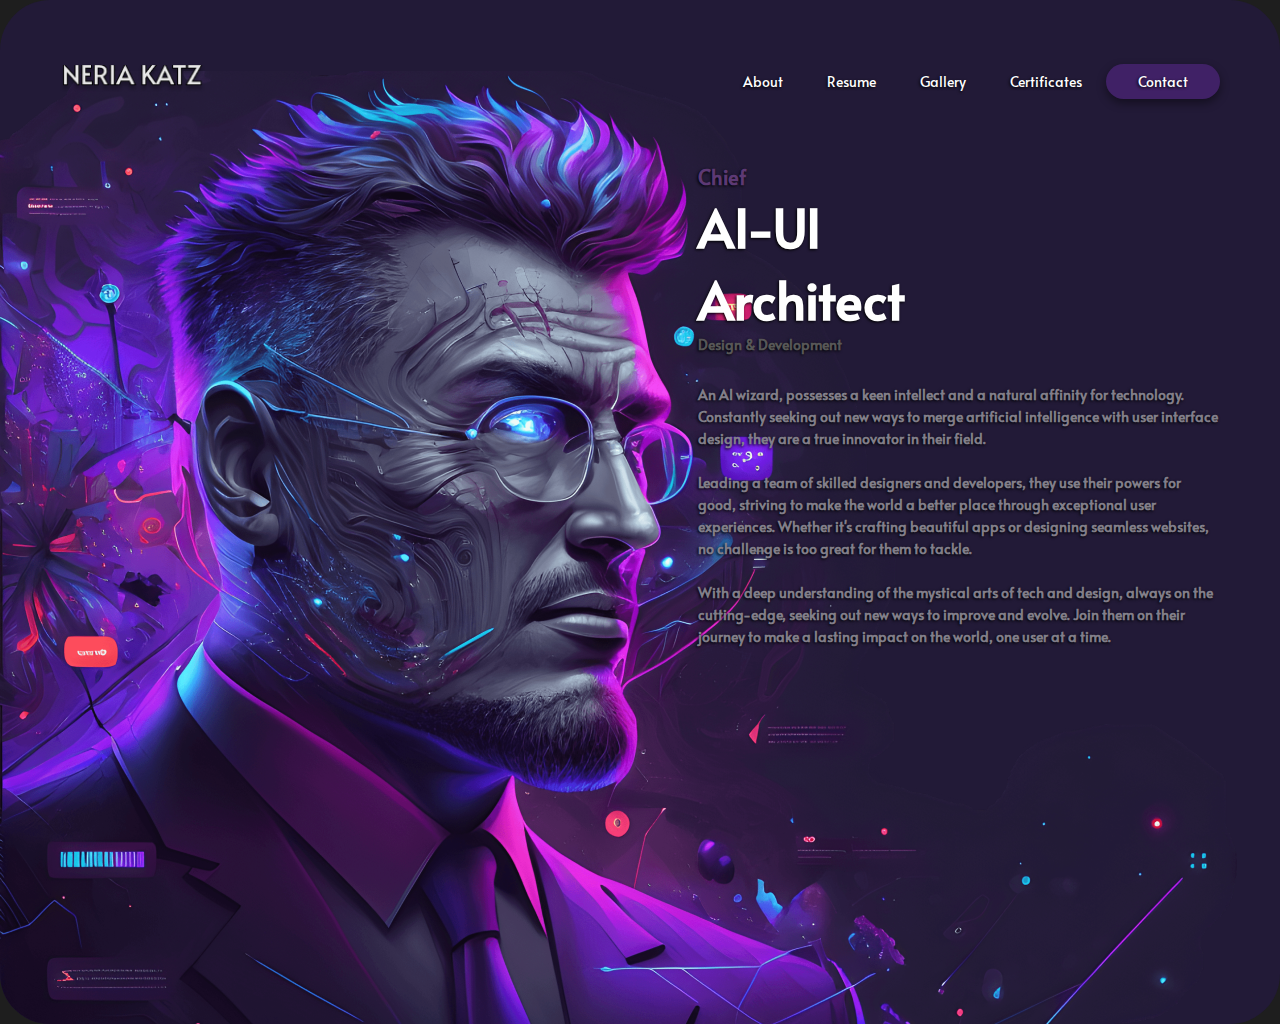
<file: index.html>
<!DOCTYPE html>
<html lang="en">
<head>
    <meta charset="UTF-8">
    <meta name="viewport" content="width=device-width, initial-scale=1.0">
    <title>About Us</title>
    <link rel="stylesheet" href="./input.css">
</head>
<body>
   <main>
        <section>
            <div class="wrap">
                <!-- Header Part  -->
                    <div class="head-part">
                        <nav>
                            <div class="logo">
                                    <img src="./img/Title Name.png" alt="">
                            </div>
                            <ul>
                                <li><a href="./index.html">About</a></li>
                                <li><a href="./resum.html">Resume</a></li>
                                <li><a href="./gallery.html">Gallery</a></li>
                                <li><a href="./certificat.html">Certificates</a></li>
                                <li><a class="bg-design" href="#">Contact</a></li>
                            </ul>
                        </nav>
                    </div>

                    <!--  responsive menu bar  -->
                    <div class="responsive-menu">
                        <div class="logo_responsive">
                                <h1>NERIA KATZ</h1>
                                <a class="bg-design" href="#">Contact</a>
                        </div>
                        <div class="links">
                            <ul>
                                <li><a href="./index.html">About</a></li>
                                <li><a href="./resum.html">Resume</a></li>
                                <li><a href="./gallery.html">Gallery</a></li>
                                <li><a href="./certificat.html">Certificates</a></li>
                            </ul>
                        </div>
                    </div>
    
                    <!-- Section Part  -->
                    <div class="text_box">
                            <span>Chief</span>
                            <h2>AI-UI <br>
                                Architect</h2>
                            <span class="span_tx">Design & Development</span>
                            <p>
                                An AI wizard, possesses a keen intellect and a natural affinity for technology. Constantly seeking out new ways to merge artificial intelligence with user interface design, they are a true innovator in their field. <br><br>
                                Leading a team of skilled designers and developers, they use their powers for good, striving to make the world a better place through exceptional user experiences. Whether it's crafting beautiful apps or designing seamless websites, no challenge is too great for them to tackle. <br><br>
                                With a deep understanding of the mystical arts of tech and design, always on the cutting-edge, seeking out new ways to improve and evolve. Join them on their journey to make a lasting impact on the world, one user at a time.
                            </p>
                    </div>
            </div>
        </section>
   </main>
</body>
</html>
</file>
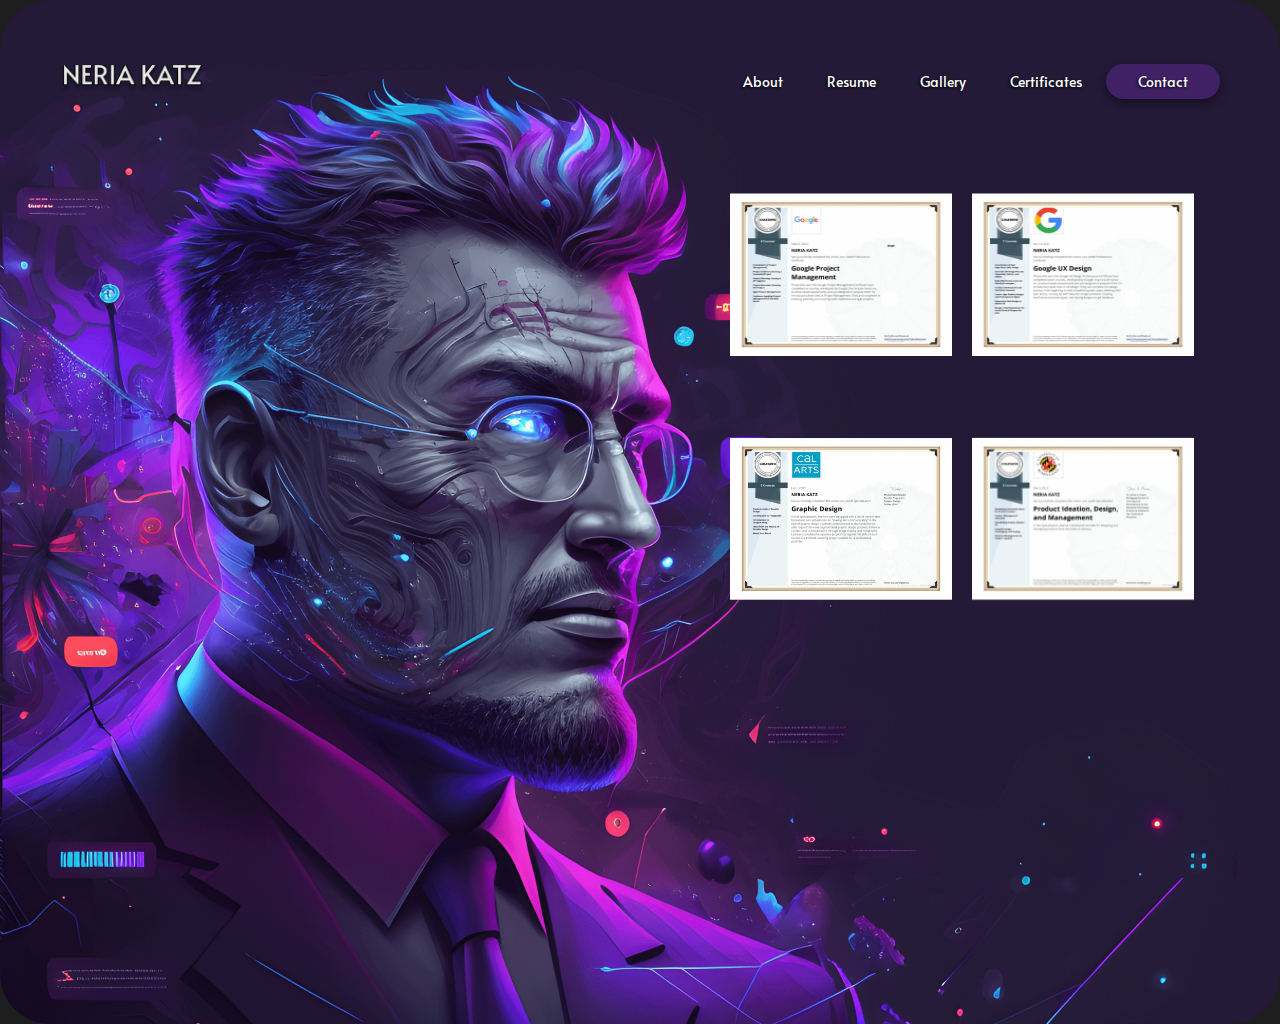
<file: certificat.html>
<!DOCTYPE html>
<html lang="en">
<head>
    <meta charset="UTF-8">
    <meta name="viewport" content="width=device-width, initial-scale=1.0">
    <title>Certificates</title>
    <link rel="stylesheet" href="./input.css">
</head>
<body>
   <main>
        <section>
            <div class="wrap">
                <!-- Header Part  -->
                    <div class="head-part">
                        <nav>
                            <div class="logo">
                                    <img src="./img/Title Name.png" alt="">
                            </div>
                            <ul>
                                <li><a href="./index.html">About</a></li>
                                <li><a href="./resum.html">Resume</a></li>
                                <li><a href="./gallery.html">Gallery</a></li>
                                <li><a href="./certificat.html">Certificates</a></li>
                                <li><a class="bg-design" href="#">Contact</a></li>
                            </ul>
                        </nav>
                    </div>

                    <!--  responsive menu bar  -->
                    <div class="responsive-menu">
                        <div class="logo_responsive">
                                <h1>NERIA KATZ</h1>
                                <a class="bg-design" href="#">Contact</a>
                        </div>
                        <div class="links">
                            <ul>
                                <li><a href="./index.html">About</a></li>
                                <li><a href="./resum.html">Resume</a></li>
                                <li><a href="./gallery.html">Gallery</a></li>
                                <li><a href="./certificat.html">Certificates</a></li>
                            </ul>
                        </div>
                    </div>
    
                    <!-- Section Part  -->
                    <div class="gallery certificat">
                        <div class="gallery-box">
                                <div class="gallery-box-item">
                                        <img src="./img/img11.png" alt="image">
                                        <img src="./img/img (3).png" alt="image">
                                </div>
                                <div class="gallery-box-item">
                                    <img src="./img/img (1).png" alt="image">
                                    <img src="./img/img (2).png" alt="image">
                            </div>
                        </div>
                    </div>
            </div>
        </section>
   </main>
</body>
</html>
</file>
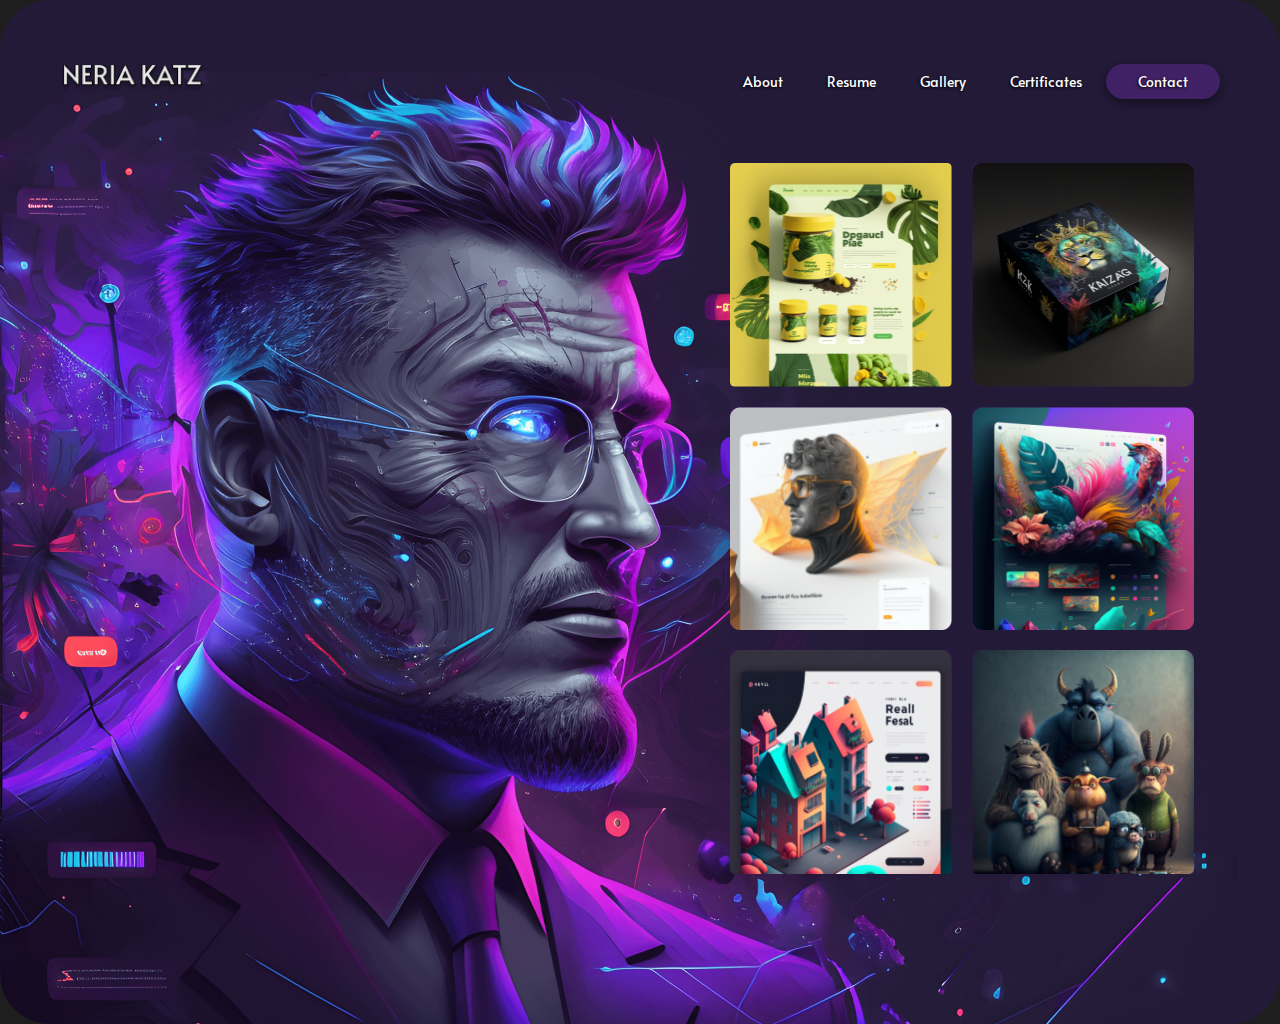
<file: gallery.html>
<!DOCTYPE html>
<html lang="en">
<head>
    <meta charset="UTF-8">
    <meta name="viewport" content="width=device-width, initial-scale=1.0">
    <title>Gallery</title>
    <link rel="stylesheet" href="./input.css">
</head>
<body>
   <main>
        <section>
            <div class="wrap">
                <!-- Header Part  -->
                    <div class="head-part">
                        <nav>
                            <div class="logo">
                                    <img src="./img/Title Name.png" alt="">
                            </div>
                            <ul>
                                <li><a href="./index.html">About</a></li>
                                <li><a href="./resum.html">Resume</a></li>
                                <li><a href="./gallery.html">Gallery</a></li>
                                <li><a href="./certificat.html">Certificates</a></li>
                                <li><a class="bg-design" href="#">Contact</a></li>
                            </ul>
                        </nav>
                    </div>

                    <!--  responsive menu bar  -->
                    <div class="responsive-menu">
                        <div class="logo_responsive">
                                <h1>NERIA KATZ</h1>
                                <a class="bg-design" href="#">Contact</a>
                        </div>
                        <div class="links">
                            <ul>
                                <li><a href="./index.html">About</a></li>
                                <li><a href="./resum.html">Resume</a></li>
                                <li><a href="./gallery.html">Gallery</a></li>
                                <li><a href="./certificat.html">Certificates</a></li>
                            </ul>
                        </div>
                    </div>
    
                    <!-- Section Part  -->
                    <div class="gallery">
                        <div class="gallery-box">
                                <div class="gallery-box-item">
                                        <img src="./img/img.png" alt="image">
                                        <img src="./img/img 1.png" alt="image">
                                        <img src="./img/img 1 (1).png" alt="image">
                                </div>
                                <div class="gallery-box-item">
                                    <img src="./img/img 1 (2).png" alt="image">
                                    <img src="./img/img 1 (3).png" alt="image">
                                    <img src="./img/img 1 (4).png" alt="image">
                            </div>
                        </div>
                    </div>
            </div>
        </section>
   </main>
</body>
</html>
</file>
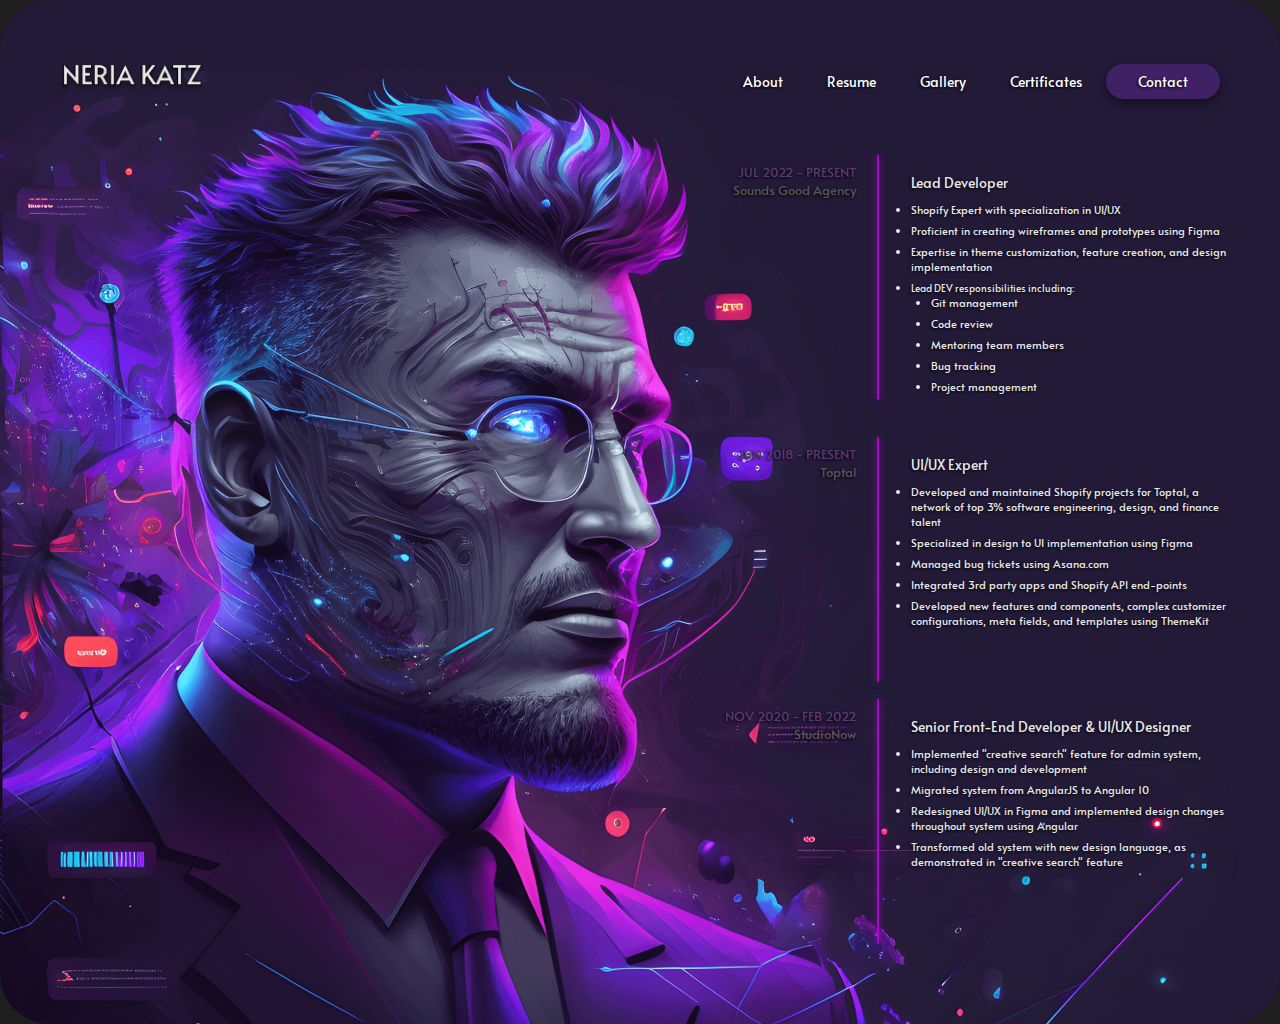
<file: resum.html>
<!DOCTYPE html>
<html lang="en">
<head>
    <meta charset="UTF-8">
    <meta name="viewport" content="width=device-width, initial-scale=1.0">
    <title>Resume</title>
    <link rel="stylesheet" href="./input.css">
</head>
<body>
   <main>
        <section>
            <div class="wrap">
                <!-- Header Part  -->
                    <div class="head-part">
                        <nav>
                            <div class="logo">
                                    <img src="./img/Title Name.png" alt="">
                            </div>
                            <ul>
                                <li><a href="./index.html">About</a></li>
                                <li><a href="./resum.html">Resume</a></li>
                                <li><a href="./gallery.html">Gallery</a></li>
                                <li><a href="./certificat.html">Certificates</a></li>
                                <li><a class="bg-design" href="#">Contact</a></li>
                            </ul>
                        </nav>
                    </div>

                    <!--  responsive menu bar  -->
                    <div class="responsive-menu">
                        <div class="logo_responsive">
                                <h1>NERIA KATZ</h1>
                                <a class="bg-design" href="#">Contact</a>
                        </div>
                        <div class="links">
                            <ul>
                                <li><a href="./index.html">About</a></li>
                                <li><a href="./resum.html">Resume</a></li>
                                <li><a href="./gallery.html">Gallery</a></li>
                                <li><a href="./certificat.html">Certificates</a></li>
                            </ul>
                        </div>
                    </div>
    
                    <!-- Section Part  -->
                    <div class="resum-text-box">
                        <div class="text-under-box">
                            <div class="box-items">
                                <div class="box-item-style1">
                                    <h3>JUL 2022 - PRESENT</h3>
                                    <p>Sounds Good Agency</p>
                                </div>
                                <div class="box-item-style2">
                                    <h2>Lead Developer</h2>
                                    <ul>
                                        <li>Shopify Expert with specialization in UI/UX</li>
                                        <li>Proficient in creating wireframes and prototypes using Figma</li>
                                        <li>Expertise in theme customization, feature creation, and design implementation</li>
                                        <li>
                                            <span>Lead DEV responsibilities including:</span>
                                            <ul>
                                                <li>Git management</li>
                                                <li>Code review</li>
                                                <li>Mentoring team members</li>
                                                <li>Bug tracking</li>
                                                <li>Project management</li>
                                            </ul>
                                        </li>
                                    </ul>
                                </div>
                            </div>
                            <!-- ======== -->
                            <div class="box-items">
                                <div class="box-item-style1">
                                    <h3>JUN 2018 - PRESENT</h3>
                                    <p>Toptal</p>
                                </div>
                                <div class="box-item-style2">
                                    <h2>UI/UX Expert</h2>
                                    <ul>
                                        <li>
                                            Developed and maintained Shopify projects for Toptal, a network of top 3% software engineering, design, and finance talent
                                        </li>
                                        <li>
                                            Specialized in design to UI implementation using Figma
                                        </li>
                                        <li>
                                            Managed bug tickets using Asana.com
                                        </li>
                                        <li>
                                            Integrated 3rd party apps and Shopify API end-points
                                        </li>
                                        <li>
                                            Developed new features and components, complex customizer configurations, meta fields, and templates using ThemeKit
                                        </li>
                                    </ul>
                                </div>
                            </div>
                            <!-- ========= -->
                            <div class="box-items box-items-1">
                                <div class="box-item-style1">
                                    <h3>NOV 2020 - FEB 2022</h3>
                                    <p>StudioNow</p>
                                </div>
                                <div class="box-item-style2">
                                    <h2>Senior Front-End Developer & UI/UX Designer</h2>
                                    <ul>
                                        <li>
                                            Implemented "creative search" feature for admin system, including design and development
                                        </li>
                                        <li>
                                            Migrated system from AngularJS to Angular 10
                                        </li>
                                        <li>
                                            Redesigned UI/UX in Figma and implemented design changes throughout system using Angular
                                        </li>
                                        <li>
                                            Transformed old system with new design language, as demonstrated in "creative search" feature
                                        </li>
                                    </ul>
                                </div>
                            </div>
                        </div>
                    </div>
            </div>
        </section>
   </main>
</body>
</html>
</file>
<file: input.css>
@import url("https://fonts.googleapis.com/css2?family=Alata&display=swap");
/* font-family: "Alata", sans-serif; */

/* =====================
Body Style 
=======================*/

/* basic-design */
body {
  margin: 0px;
  padding: 0px;
  box-sizing: border-box;
  background-color: #1e1e1e;
  height: 1024px;
  overflow-x: hidden;
}
* {
  margin: 0px;
  padding: 0px;
  box-sizing: border-box;
  font-family: "Alata", sans-serif;
  font-weight: 900;
  text-shadow: -1px 1px 3px black;
}
/* ===================== */
span {
  display: inline-block;
}
a {
  display: inline-block;
  color: #fff;
  font-family: "Alata", sans-serif;
  font-weight: normal;
  text-decoration: none;
}
ul {
  list-style: none;
}
.wrap {
  max-width: 1440px;
  min-width: 600px;
  margin: auto;
  padding: 0px 60px;
}
main {
  background-color: #221a37;
  height: 100%;
  border-radius: 50px;
}
section {
  background-image: url(./img/Background\ Image.png);
  height: 100%;
  background-repeat: no-repeat;
  background-position: left bottom;
  border-radius: 50px;
}
/* =======================
MenuBar Design  
========================*/
.head-part {
  padding: 60px 0px;
}
nav {
  display: grid;
  grid-template-columns: 15% auto;
}
.logo img {
  width: 145px;
  object-fit: contain;
}
nav ul li {
  display: inline-block;
}
.logo {
  display: flex;
  height: 37px;
}
nav ul {
  text-align: right;
}
nav ul li a {
  font-size: 14px;
  padding: 12px 20px;
}
a.bg-design {
  background: #402166;
  border-radius: 61px;
  box-shadow: 0px 4px 10px 0px rgb(0 0 0 / 44%);
  padding: 8px 32px;
}
/* Responsive Menubar  */
.responsive-menu {
  display: none;
}
/*=======================
 index.html Section Design
 =======================*/
.text_box {
  display: grid;
  grid-template-columns: 522px;
  justify-content: end;
}
.text_box span {
  color: #5d3974;
  font-size: 20px;
}
.span_tx {
  color: #575757 !important;
  font-size: 14px !important;
  margin-bottom: 30px;
}
.text_box h2 {
  color: #fff;
  font-size: 52px;
}
.text_box p {
  color: #817e89;
  font-size: 14px;
  line-height: 22px;
}

/* ==========================
Resume.Html Design
===========================*/
.text-under-box {
  display: grid;
  grid-template-columns: 500px;
  justify-content: end;
}
.box-items {
  display: grid;
  grid-template-columns: 136px 320px;
  grid-gap: 55px;
  margin-bottom: 45px;
}
.box-item-style1 h3 {
  color: #5d3974;
  font-size: 13px;
}
.box-item-style1 p {
  color: #575757;
  font-size: 13px;
}
.box-item-style2 * {
  color: #e8e8e8;
  font-size: 14px;
}
.box-item-style1:after {
  position: absolute;
  content: "";
  width: 2px;
  height: 245px;
  top: -8px;
  right: -23px;
  background: #a60ac7;
  border-radius: 40px;
  box-shadow: 0px 0px 7px #a60ac7;
}
.box-item-style2 {
  padding-top: 10px;
}
.box-item-style2 ul {
  list-style: disc;
  list-style-position: outside;
}
.box-items * {
  font-weight: normal;
}
.box-item-style2 ul li {
  font-size: 11px;
  margin-bottom: 6px;
}
.box-item-style2 ul li span {
  font-size: 10px;
}
.box-item-style2 ul li ul {
  padding-left: 20px;
}
.box-item-style1 {
  text-align: right;
  position: relative;
}
.box-item-style2 h2 {
  margin-bottom: 10px;
}
.box-items.box-items-1 {
  margin-top: 28px;
}

/* ==========================
Gallery.Html Design
===========================*/
.gallery {
  display: grid;
  grid-template-columns: 500px;
  justify-content: end;
}
.gallery-box-item img {
  width: 222.5px;
  height: 223.5px;
  border-radius: 5px;
  display: block;
  margin-bottom: 20px;
}
.gallery-box {
  display: grid;
  grid-template-columns: 242px 242px;
  justify-items: center;
}

/* ==========================
Certificates.Html Design
===========================*/
.certificat .gallery-box-item img {
  border-radius: 0px;
}

/* =============================
Responsive Design
===============================*/
@media screen and (max-width: 768px) {
  /* -==========
About
==============*/
  body {
    height: 950px;
  }
  .wrap {
    max-width: 505px;
    min-width: 250px;
    padding: 0px 15px;
  }
  .responsive-menu {
    display: block;
  }
  .text_box p {
    color: #c0c0c0;
  }
  section {
    background-size: contain;
  }
  .head-part {
    display: none;
  }
  .text_box {
    display: block;
  }
  .logo_responsive {
    padding: 30px 0px;
    display: flex;
    align-items: center;
    justify-content: space-between;
  }
  .logo_responsive h1 {
    font-size: 27px;
    color: #e8e8e8;
  }
  .links ul {
    display: flex;
    justify-content: space-around;
  }
  .links {
    padding-bottom: 55px;
  }
  /* ===============
Resume 
==================*/
  .text-under-box {
    display: block;
    width: 100%;
  }
  .box-items {
    grid-template-columns: 124px auto;
    margin-bottom: 45px;
  }
  .box-item-style1 h3 {
    font-size: 12px;
  }
  .box-item-style1 p {
    font-size: 12px;
  }
  .box-item-style2 {
    padding-top: 0px;
  }
  .box-item-style2 h2 {
    font-size: 13px;
  }
  .box-item-style2 ul li {
    font-size: 10px;
    margin-bottom: 1px;
  }
  /* ===============
Gallery 
==================*/
.gallery-box-item {
  width: 100%;
}
.gallery-box-item img {
  width: 150px;
  object-fit: cover;
}
  /* ===============
Certifictes
==================*/

  .gallery,
  .certificat {
    display: block;
    width: 100%;
  }
  .gallery-box {
    grid-template-columns: 150px 150px;
    gap: 15px;
    justify-content: center;
  }
  .gallery.certificat .gallery-box-item img {
    width: 145px;
    object-fit: contain;
    margin-bottom: 0px;
  }
}
</file>
